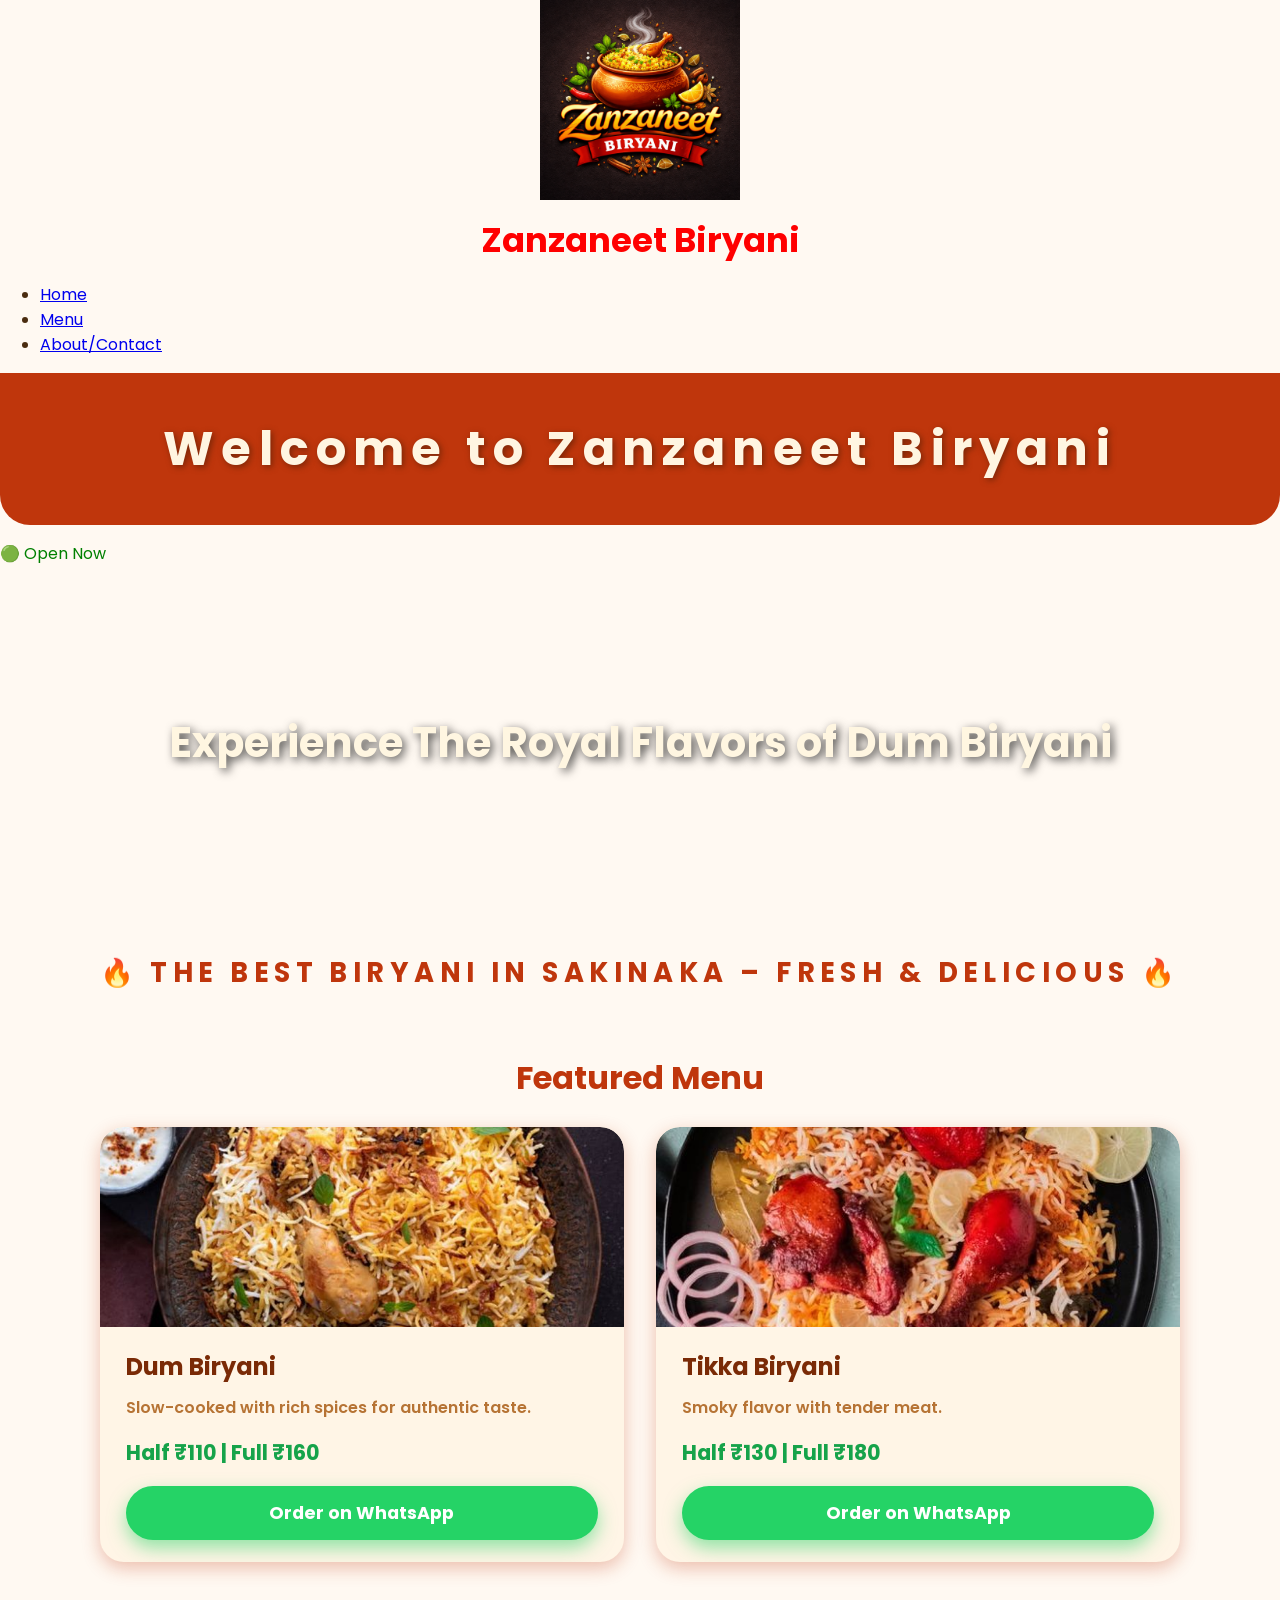
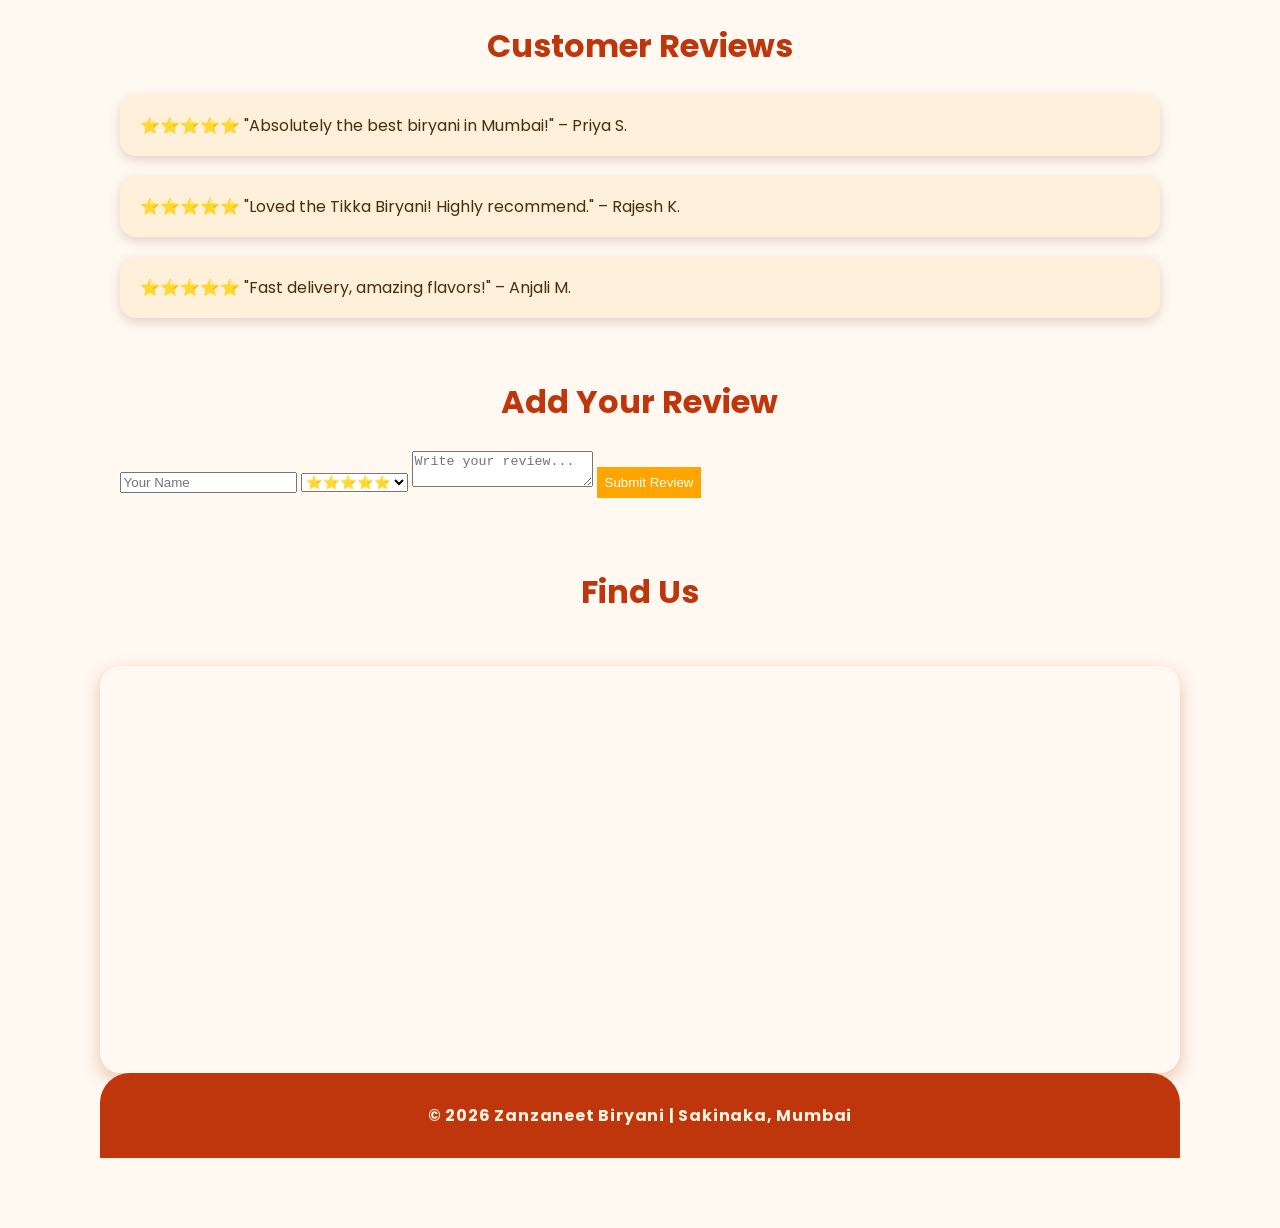
<file: index.html>
<!DOCTYPE html> 
<html lang="en"> 
<head> 
  <!-- Google Analytics -->
<script async src="https://www.googletagmanager.com/gtag/js?id=G-HBJECHWTVX"></script>
<script>
window.dataLayer = window.dataLayer || [];
function gtag(){dataLayer.push(arguments);}
gtag('js', new Date());
gtag('config', 'G-HBJECHWTVX');
</script>
<meta charset="UTF-8"> 
<meta name="viewport" content="width=device-width, initial-scale=1"> 
<title>Zanzaneet Biryani – Home</title> 
<link rel="stylesheet" href="style.css"> 
</head> 

<body> 
  
  <div class="brand vertical">
  <img src="images/logo.png" class="logo">
  <span class="brand-name">Zanzaneet Biryani</span>
</div>
<ul> 
<li><a href="index.html">Home</a></li> 
<li><a href="menu.html">Menu</a></li> 
<li><a href="about.html">About/Contact</a></li> 
</ul> 
</nav> 

<header>Welcome to Zanzaneet Biryani</header> 
<p id="status"></p> 

<section class="hero">Experience The Royal Flavors of Dum Biryani</section> 

<main> 

<div class="phrase">🔥 The Best Biryani in Sakinaka – Fresh & Delicious 🔥</div> 

<h2 class="section-title">Featured Menu</h2> 

<div class="menu-grid"> 

<!-- Dum Biryani Card --> 
<div class="card"> 
<img src="images/DBiryani.jpg" alt="Dum Biryani"> 
<div class="card-content"> 
<h3>Dum Biryani</h3> 
<p>Slow-cooked with rich spices for authentic taste.</p> 
<div class="price">Half ₹110 | Full ₹160</div> 
<a href="https://wa.me/918779378979?text=I%20would%20like%20to%20order%20Dum%20Biryani" class="order-btn" target="_blank">Order on WhatsApp</a> 
</div> 
</div> 

<!-- Tikka Biryani Card --> 
<div class="card"> 
<img src="images/CTBiryani.jpg" alt="Tikka Biryani"> 
<div class="card-content"> 
<h3>Tikka Biryani</h3> 
<p>Smoky flavor with tender meat.</p> 
<div class="price">Half ₹130 | Full ₹180</div>  
<a href="https://wa.me/918779378979?text=I%20would%20like%20to%20order%20Tikka Biryani" class="order-btn" target="_blank">Order on WhatsApp</a> 
</div> 
</div> 

</div> 
<main>
<h2 class="section-title">Customer Reviews</h2> 

<div class="reviews"> 
<div class="review-card">⭐⭐⭐⭐⭐ "Absolutely the best biryani in Mumbai!" – Priya S.</div> 
<div class="review-card">⭐⭐⭐⭐⭐ "Loved the Tikka Biryani! Highly recommend." – Rajesh K.</div> 
<div class="review-card">⭐⭐⭐⭐⭐ "Fast delivery, amazing flavors!" – Anjali M.</div> 
</div> 
<h2 class="section-title">Add Your Review</h2>

<div class="review-form">
  <input type="text" id="name" placeholder="Your Name" required>
  
  <select id="rating">
    <option value="5">⭐⭐⭐⭐⭐</option>
    <option value="4">⭐⭐⭐⭐</option>
    <option value="3">⭐⭐⭐</option>
    <option value="2">⭐⭐</option>
    <option value="1">⭐</option>
  </select>
  
  <textarea id="message" placeholder="Write your review..." required></textarea>
  
  <button onclick="submitReview()">Submit Review</button>
</div>
</main>
<h2 class="section-title">Find Us</h2> 

<div class="map-container"> 
<iframe src="https://www.google.com/maps/embed?pb=!1m18!1m12!1m3!1d3770.854568112236!2d72.87418257501294!3d19.11988098702917!2m3!1f0!2f0!3f0!3m2!1i1024!2i768!4f13.1!3m3!1m2!1s0x3be7b7b0ee8f9bbd%3A0x8d788c48a1ed5c92!2sSakinaka%20Metro%2C%20Mumbai!5e0!3m2!1sen!2sin!4v1696350000000!5m2!1sen!2sin" width="100%" height="400" style="border:0;" allowfullscreen="" loading="lazy"></iframe> 
</div> 

<footer>© 2026 Zanzaneet Biryani | Sakinaka, Mumbai</footer> 

<script src="script.js"></script> 

</body> 
</html>
</file>
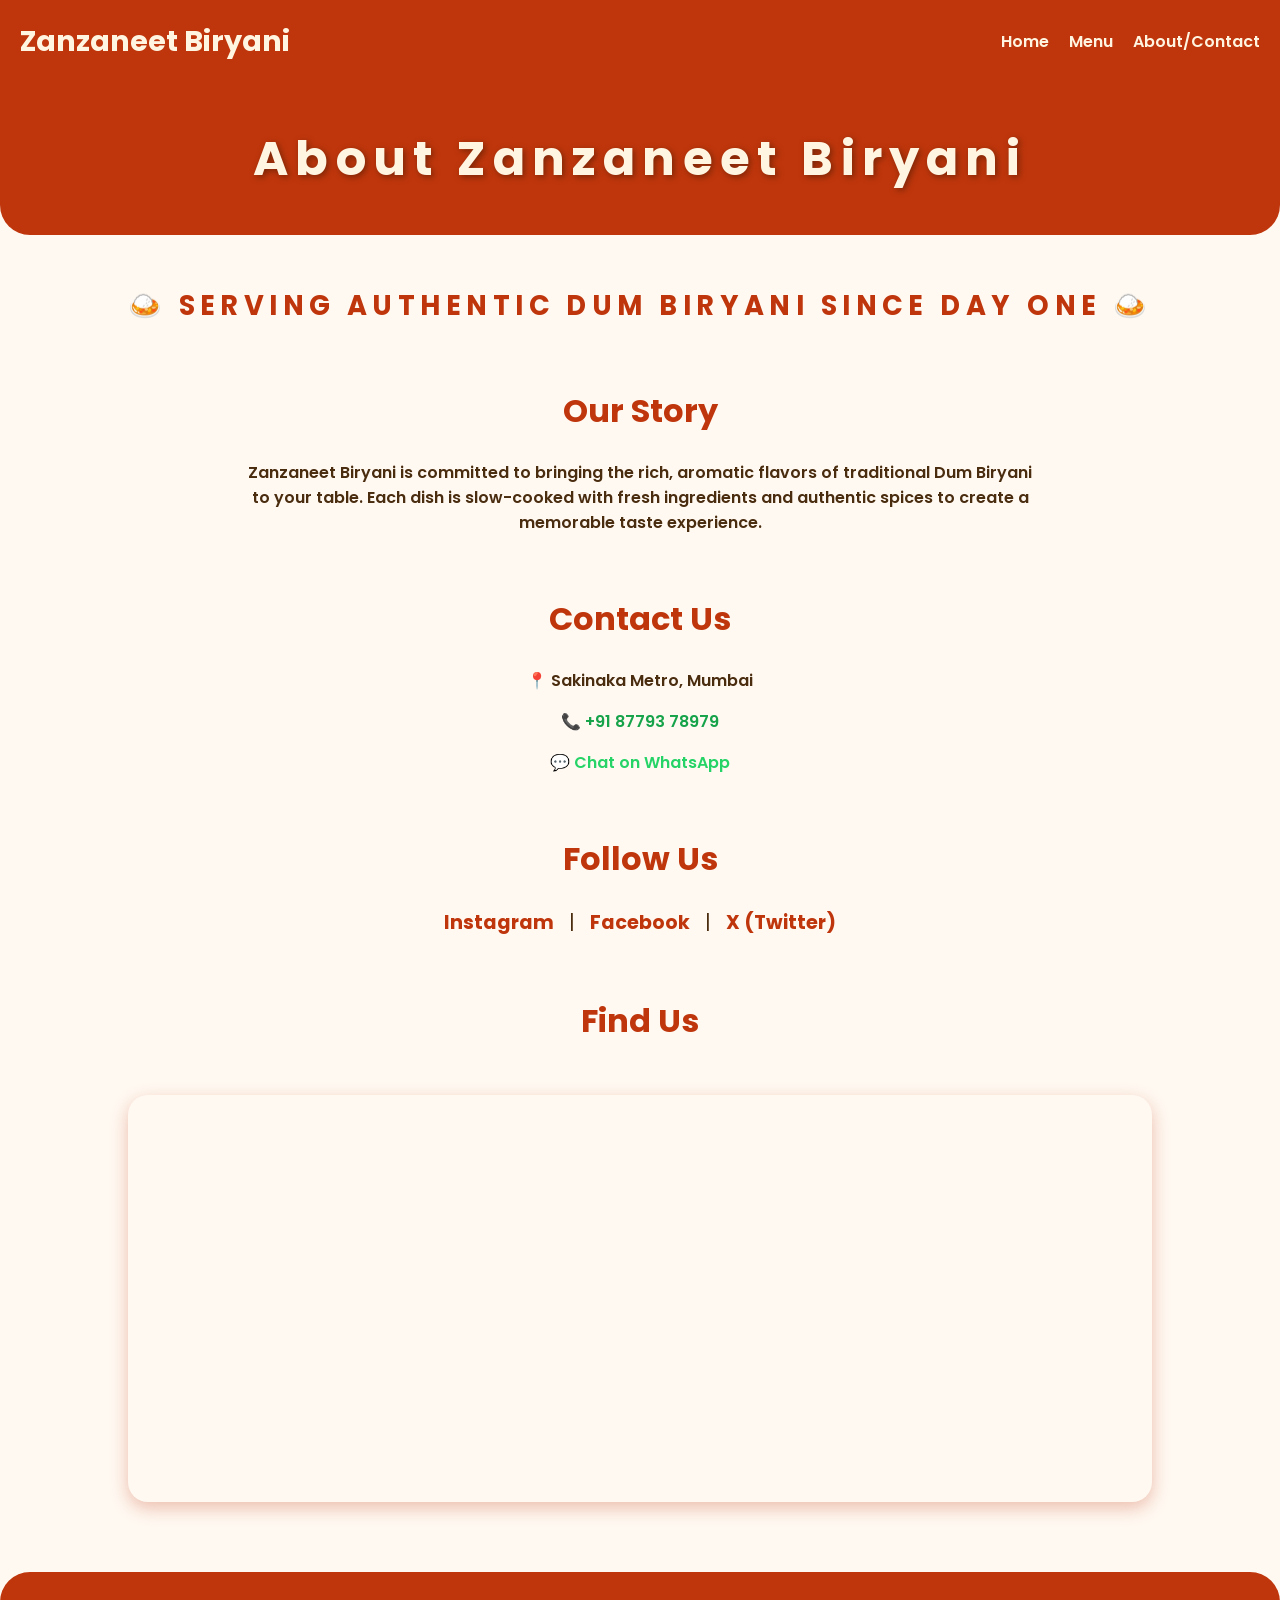
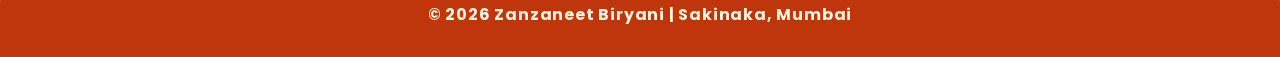
<file: about.html>
<!DOCTYPE html>
<html lang="en">
<head>
  <!-- Google Analytics -->
<script async src="https://www.googletagmanager.com/gtag/js?id=G-HBJECHWTVX"></script>
<script>
window.dataLayer = window.dataLayer || [];
function gtag(){dataLayer.push(arguments);}
gtag('js', new Date());
gtag('config', 'G-HBJECHWTVX');
</script>
<meta charset="UTF-8">
<meta name="viewport" content="width=device-width, initial-scale=1">
<title>Zanzaneet Biryani – About/Contact</title>
<link rel="stylesheet" href="style.css">
</head>
<body>

<nav class="navbar">
  <div class="brand">Zanzaneet Biryani</div>
  <ul>
    <li><a href="index.html">Home</a></li>
    <li><a href="menu.html">Menu</a></li>
    <li><a href="about.html">About/Contact</a></li>
  </ul>
</nav>

<header>About Zanzaneet Biryani</header>

<main>
<div class="phrase">🍛 Serving Authentic Dum Biryani Since Day One 🍛</div>

<section>
  <h2 class="section-title">Our Story</h2>
  <p style="text-align:center; max-width:800px; margin:0 auto; font-weight:600;">
  Zanzaneet Biryani is committed to bringing the rich, aromatic flavors of traditional Dum Biryani to your table. 
  Each dish is slow-cooked with fresh ingredients and authentic spices to create a memorable taste experience.
  </p>
</section>

<section>
  <h2 class="section-title">Contact Us</h2>
  <div style="text-align:center; font-weight:600; margin-bottom:20px;">
    <p>📍 Sakinaka Metro, Mumbai</p>
    <p>📞 <a href="tel:+918779378979" style="color:#16a34a; text-decoration:none;">+91 87793 78979</a></p>
    <p>💬 <a href="https://wa.me/918779378979" style="color:#25d366; text-decoration:none;">Chat on WhatsApp</a></p>
  </div>
</section>

<section>
  <h2 class="section-title">Follow Us</h2>
  <div style="text-align:center; font-size:1.2rem;">
    <a href="#" style="margin:0 10px; color:#bf360c; text-decoration:none; font-weight:700;">Instagram</a> | 
    <a href="#" style="margin:0 10px; color:#bf360c; text-decoration:none; font-weight:700;">Facebook</a> | 
    <a href="#" style="margin:0 10px; color:#bf360c; text-decoration:none; font-weight:700;">X (Twitter)</a>
  </div>
</section>

<section>
  <h2 class="section-title">Find Us</h2>
  <div class="map-container">
    <iframe 
      src="https://www.google.com/maps/embed?pb=!1m18!1m12!1m3!1d3770.854568112236!2d72.87418257501294!3d19.11988098702917!2m3!1f0!2f0!3f0!3m2!1i1024!2i768!4f13.1!3m3!1m2!1s0x3be7b7b0ee8f9bbd%3A0x8d788c48a1ed5c92!2sSakinaka%20Metro%2C%20Mumbai!5e0!3m2!1sen!2sin!4v1696350000000!5m2!1sen!2sin" 
      width="100%" height="400" style="border:0;" allowfullscreen="" loading="lazy"></iframe>
  </div>
</section>

</main>

<footer>© 2026 Zanzaneet Biryani | Sakinaka, Mumbai</footer>
<script src="script.js"></script>
</body>
</html>
</file>
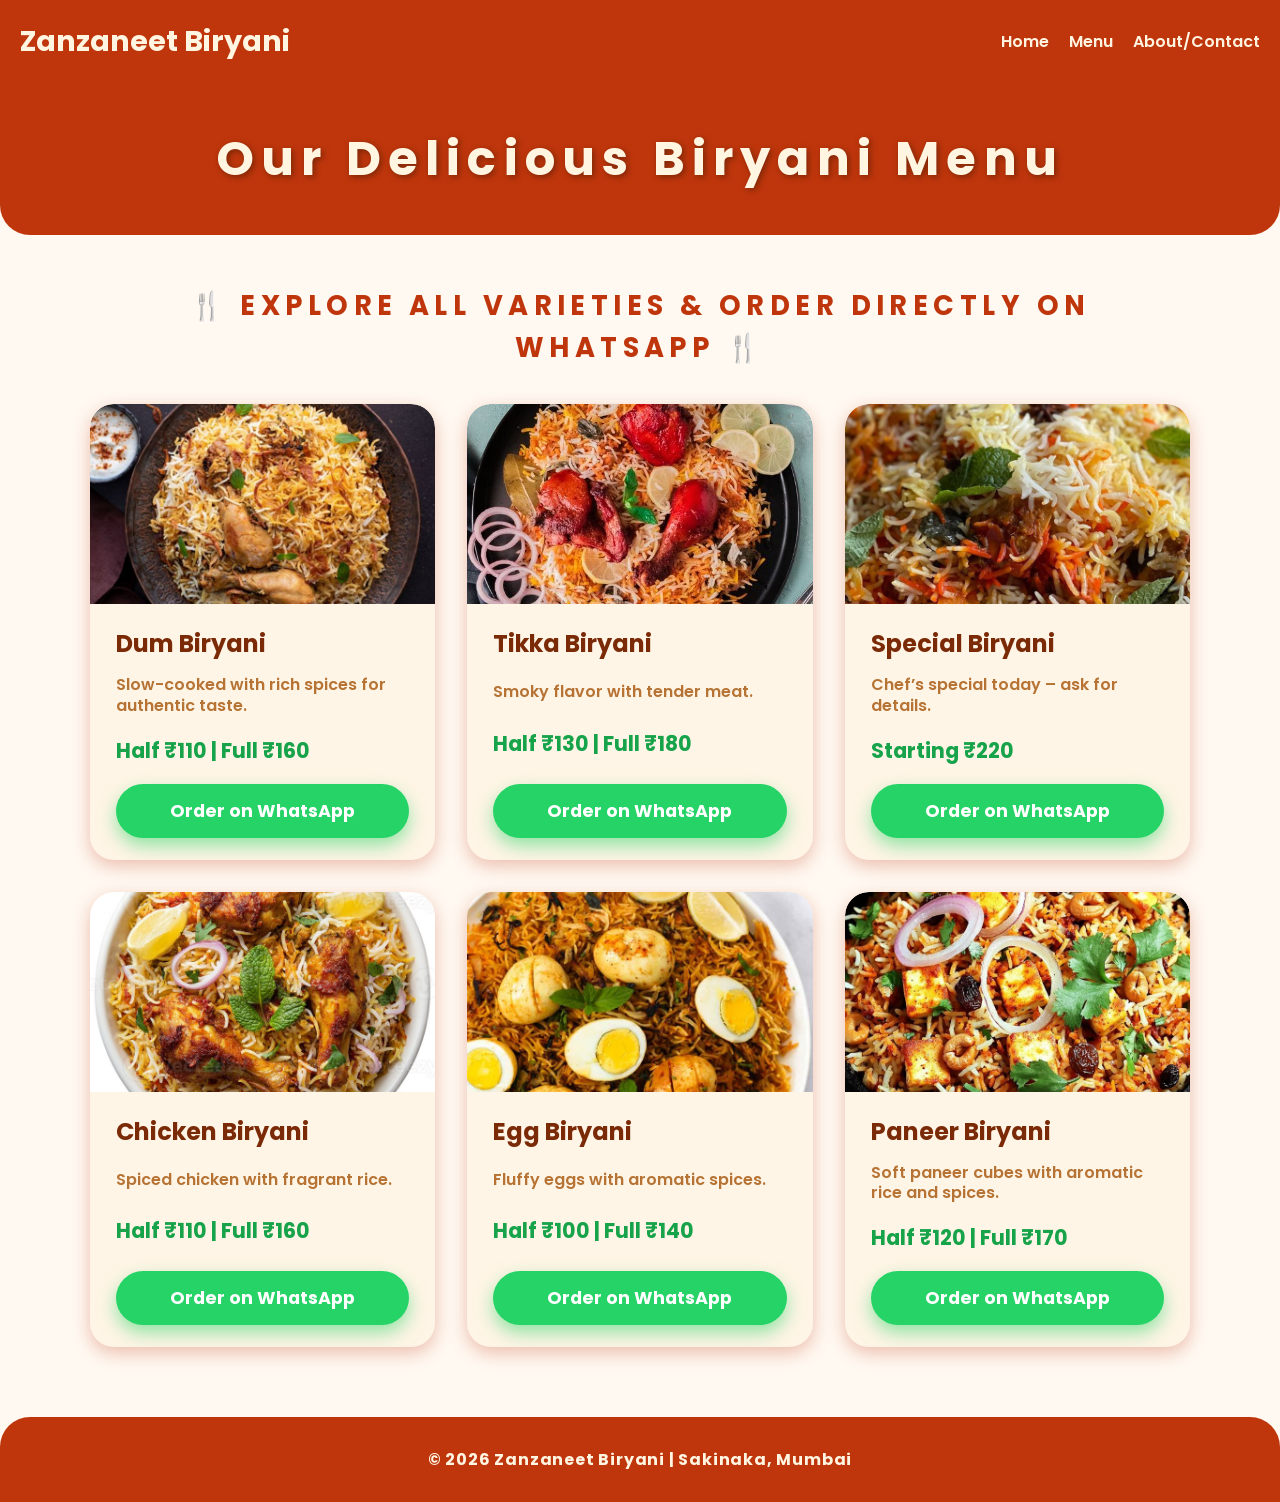
<file: menu.html>
<!DOCTYPE html>
<html lang="en">
<head>
  <!-- Google Analytics -->
<script async src="https://www.googletagmanager.com/gtag/js?id=G-HBJECHWTVX"></script>
<script>
window.dataLayer = window.dataLayer || [];
function gtag(){dataLayer.push(arguments);}
gtag('js', new Date());
gtag('config', 'G-HBJECHWTVX');
</script>
<meta charset="UTF-8">
<meta name="viewport" content="width=device-width, initial-scale=1">
<title>Zanzaneet Biryani – Menu</title>
<link rel="stylesheet" href="style.css">
</head>
<body>

<nav class="navbar">
  <div class="brand">Zanzaneet Biryani</div>
  <ul>
    <li><a href="index.html">Home</a></li>
    <li><a href="menu.html">Menu</a></li>
    <li><a href="about.html">About/Contact</a></li>
  </ul>
</nav>

<header>Our Delicious Biryani Menu</header>

<main>
<div class="phrase">🍴 Explore All Varieties & Order Directly on WhatsApp 🍴</div>

<div class="menu-grid">

  <!-- Dum Biryani -->
  <div class="card">
    <img src="images/DBiryani.jpg" alt="Dum Biryani">
    <div class="card-content">
      <h3>Dum Biryani</h3>
      <p>Slow-cooked with rich spices for authentic taste.</p>
      <div class="price">Half ₹110 | Full ₹160</div>
  <a href="https://wa.me/918779378979?text=I%20would%20like%20to%20order%20Tikka%20Biryani" class="order-btn" target="_blank">Order on WhatsApp</a>

    </div>
  </div>

  <!-- Tikka Biryani -->
  <div class="card">
    <img src="images/CTBiryani.jpg" alt="Tikka Biryani">
    <div class="card-content">
      <h3>Tikka Biryani</h3>
      <p>Smoky flavor with tender meat.</p>
      <div class="price">Half ₹130 | Full ₹180</div>
      <a href="https://wa.me/918779378979?text=I%20would%20like%20to%20order%20Tikka%20Biryani" class="order-btn" target="_blank">Order on WhatsApp</a>
    </div>
  </div>

  <!-- Special Biryani -->
  <div class="card">
    <img src="images/SBiryani.jpg" alt="Special Biryani">
    <div class="card-content">
      <h3>Special Biryani</h3>
      <p>Chef’s special today – ask for details.</p>
      <div class="price">Starting ₹220</div>
      <a href="https://wa.me/918779378979?text=Please%20send%20me%20the%20full%20menu" class="order-btn" target="_blank">Order on WhatsApp</a>
    </div>
  </div>

  <!-- Chicken Biryani -->
  <div class="card">
    <img src="images/CBiryani.jpg" alt="Chicken Biryani">
    <div class="card-content">
      <h3>Chicken Biryani</h3>
      <p>Spiced chicken with fragrant rice.</p>
      <div class="price">Half ₹110 | Full ₹160</div>
      <a href="https://wa.me/918779378979?text=I%20would%20like%20to%20order%20Chicken%20Biryani" class="order-btn" target="_blank">Order on WhatsApp</a>
    </div>
  </div>

  <!-- Egg Biryani -->
  <div class="card">
    <img src="images/EBiryani.jpg" alt="Egg Biryani">
    <div class="card-content">
      <h3>Egg Biryani</h3>
      <p>Fluffy eggs with aromatic spices.</p>
      <div class="price">Half ₹100 | Full ₹140</div>
      <a href="https://wa.me/918779378979?text=I%20would%20like%20to%20order%20Egg%20Biryani" class="order-btn" target="_blank">Order on WhatsApp</a>
    </div>
  </div>

  <!-- Paneer Biryani -->
  <div class="card">
    <img src="images/PBiryani.jpg" alt="Paneer Biryani">
    <div class="card-content">
      <h3>Paneer Biryani</h3>
      <p>Soft paneer cubes with aromatic rice and spices.</p>
      <div class="price">Half ₹120 | Full ₹170</div>
      <a href="https://wa.me/918779378979?text=I%20would%20like%20to%20order%20Paneer%20Biryani" class="order-btn" target="_blank">Order on WhatsApp</a>
    </div>
  </div>

</div>
</main>

<footer>© 2026 Zanzaneet Biryani | Sakinaka, Mumbai</footer>
<script src="script.js"></script>
</body>
</html>
</file>
<file: style.css>
@import url('https://fonts.googleapis.com/css2?family=Poppins:wght@600;700&display=swap');

body {
  margin: 0;
  font-family: 'Poppins', sans-serif;
  background: #fff9f2;
  color: #4a2c0f;
  min-height: 100vh;
  display: flex;
  flex-direction: column;
}

.navbar {
  display: flex;
  justify-content: space-between;
  align-items: center;
  background: #bf360c;
  padding: 15px 30px;
  position: sticky;
  top: 0;
  z-index: 999;
}

.navbar .brand {
  color: #fff5e1;
  font-weight: 700;
  font-size: 1.8rem;
}

.navbar ul {
  display: flex;
  list-style: none;
  gap: 20px;
  margin: 0;
  padding: 0;
}

.navbar ul li a {
  color: #fff5e1;
  text-decoration: none;
  font-weight: 600;
  transition: color 0.2s ease;
}

.navbar ul li a:hover {
  color: #ffd54f;
}

header {
  background: #bf360c;
  color: #fff5e1;
  padding: 40px 20px;
  text-align: center;
  font-size: 3rem;
  font-weight: 700;
  letter-spacing: 0.15em;
  text-shadow: 2px 2px 6px #7a2607;
  border-bottom-left-radius: 30px;
  border-bottom-right-radius: 30px;
}

.hero {
  background: url('https://images.unsplash.com/photo-1604908554007-45c1c6bdbd83?auto=format&fit=crop&w=1200&q=80') center/cover no-repeat;
  height: 320px;
  display: flex;
  align-items: center;
  justify-content: center;
  text-align: center;
  padding: 0 20px;
  color: #fff6e1;
  font-size: 2.6rem;
  font-weight: 700;
  text-shadow: 3px 3px 10px rgba(0,0,0,0.7);
}

main {
  flex: 1;
  max-width: 1100px;
  margin: 50px auto 70px;
  padding: 0 20px;
}

.section-title {
  font-size: 2rem;
  font-weight: 700;
  color: #bf360c;
  margin: 60px 0 25px;
  text-align: center;
}

.phrase {
  font-weight: 700;
  font-size: 1.7rem;
  color: #bf360c;
  margin-bottom: 35px;
  text-align: center;
  text-transform: uppercase;
  letter-spacing: 0.2em;
}

.menu-grid {
  display: grid;
  grid-template-columns: repeat(auto-fit,minmax(280px,1fr));
  gap: 32px;
}

.card {
  background: #fff5e6;
  border-radius: 24px;
  box-shadow: 0 6px 18px rgba(191,54,12,0.3);
  overflow: hidden;
  transition: transform 0.3s ease, box-shadow 0.3s ease;
  display: flex;
  flex-direction: column;
}

.card:hover {
  transform: translateY(-8px);
  box-shadow: 0 10px 25px rgba(191,54,12,0.5);
}

.card img {
  width: 100%;
  height: 200px;
  object-fit: cover;
  border-top-left-radius: 24px;
  border-top-right-radius: 24px;
}

.card-content {
  padding: 22px 26px;
  flex-grow: 1;
  display: flex;
  flex-direction: column;
  justify-content: space-between;
}

.card-content h3 {
  margin: 0 0 14px;
  color: #7a2a06;
  font-size: 1.5rem;
  font-weight: 700;
}

.card-content p {
  margin: 0 0 18px;
  font-weight: 600;
  color: #a45307cc;
  line-height: 1.3;
}

.price {
  font-size: 1.3rem;
  font-weight: 700;
  color: #16a34a;
  margin-bottom: 18px;
}

.order-btn {
  background-color: #25d366;
  color: white;
  font-weight: 700;
  text-align: center;
  padding: 14px 0;
  border-radius: 32px;
  text-decoration: none;
  font-size: 1.1rem;
  box-shadow: 0 8px 18px rgba(37, 211, 102, 0.5);
  transition: background-color 0.3s ease;
}

.order-btn:hover {
  background-color: #1da851;
}

.reviews {
  display: flex;
  flex-direction: column;
  gap: 20px;
}

.review-card {
  background: #fff0db;
  border-radius: 16px;
  padding: 18px 20px;
  box-shadow: 0 4px 12px rgba(124,45,18,0.2);
}

.review-card.visible {
  opacity: 1;
  transform: translateY(0);
}

.map-container {
  margin-top: 50px;
  border-radius: 20px;
  overflow: hidden;
  box-shadow: 0 6px 18px rgba(191,54,12,0.3);
}

footer {
  background: #bf360c;
  color: #fff5e1;
  text-align: center;
  padding: 30px 10px;
  font-weight: 700;
  letter-spacing: 0.05em;
  border-top-left-radius: 30px;
  border-top-right-radius: 30px;
}

html { scroll-behavior: smooth; }

@media (max-width: 600px) {
  header { font-size: 2.2rem; padding: 25px 15px; }
  .hero { font-size: 1.8rem; height: 230px; }
  .phrase { font-size: 1.4rem; margin-bottom: 25px; }
  .card img { height: 160px; }
  .card-content h3 { font-size: 1.3rem; }
  .price { font-size: 1.1rem; }
  .order-btn { font-size: 1rem; padding: 12px 0; }
}
#cart {
  border: 2px solid #333;
  padding: 15px;
  margin: 20px;
  background: #f9f9f9;
}

#cart button {
  background: green;
  color: white;
  padding: 8px;
  border: none;
  cursor: pointer;
}

button {
  background: orange;
  color: white;
  padding: 8px;
  border: none;
  cursor: pointer;
}
.logo {
  height: 200px;   /* bigger logo */
  width: auto;
}

.brand {
  display: flex;
  align-items: center;
  justify-content: center;   /* center everything */
  gap: 10px;
}

.brand.vertical {
  flex-direction: column;
  text-align: center;
}

.brand-name {
  font-size: 34px;   /* bigger text */
  font-weight: bold;
  color: red;    /* 🔥 FIX: make it white */
  margin-top: 5px;
}
.navbar {
  padding: 20px;
}
</file>
